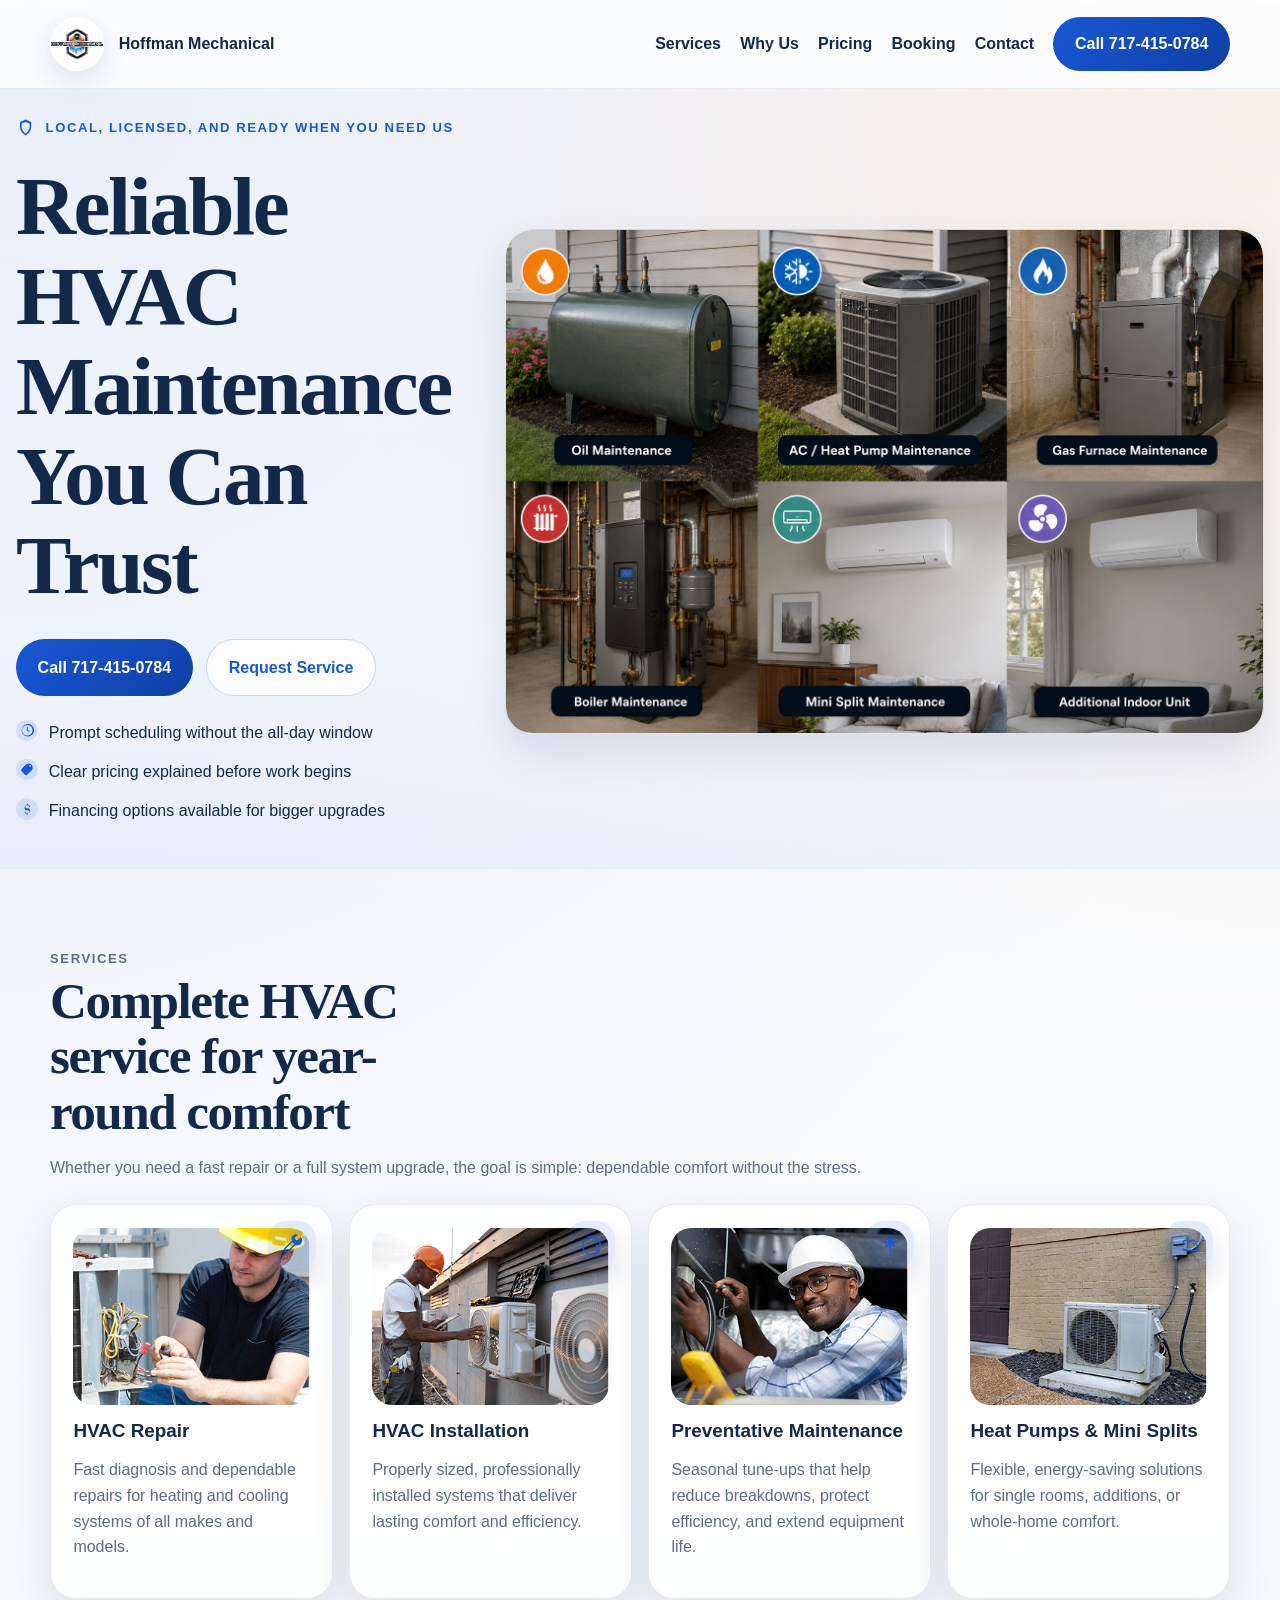
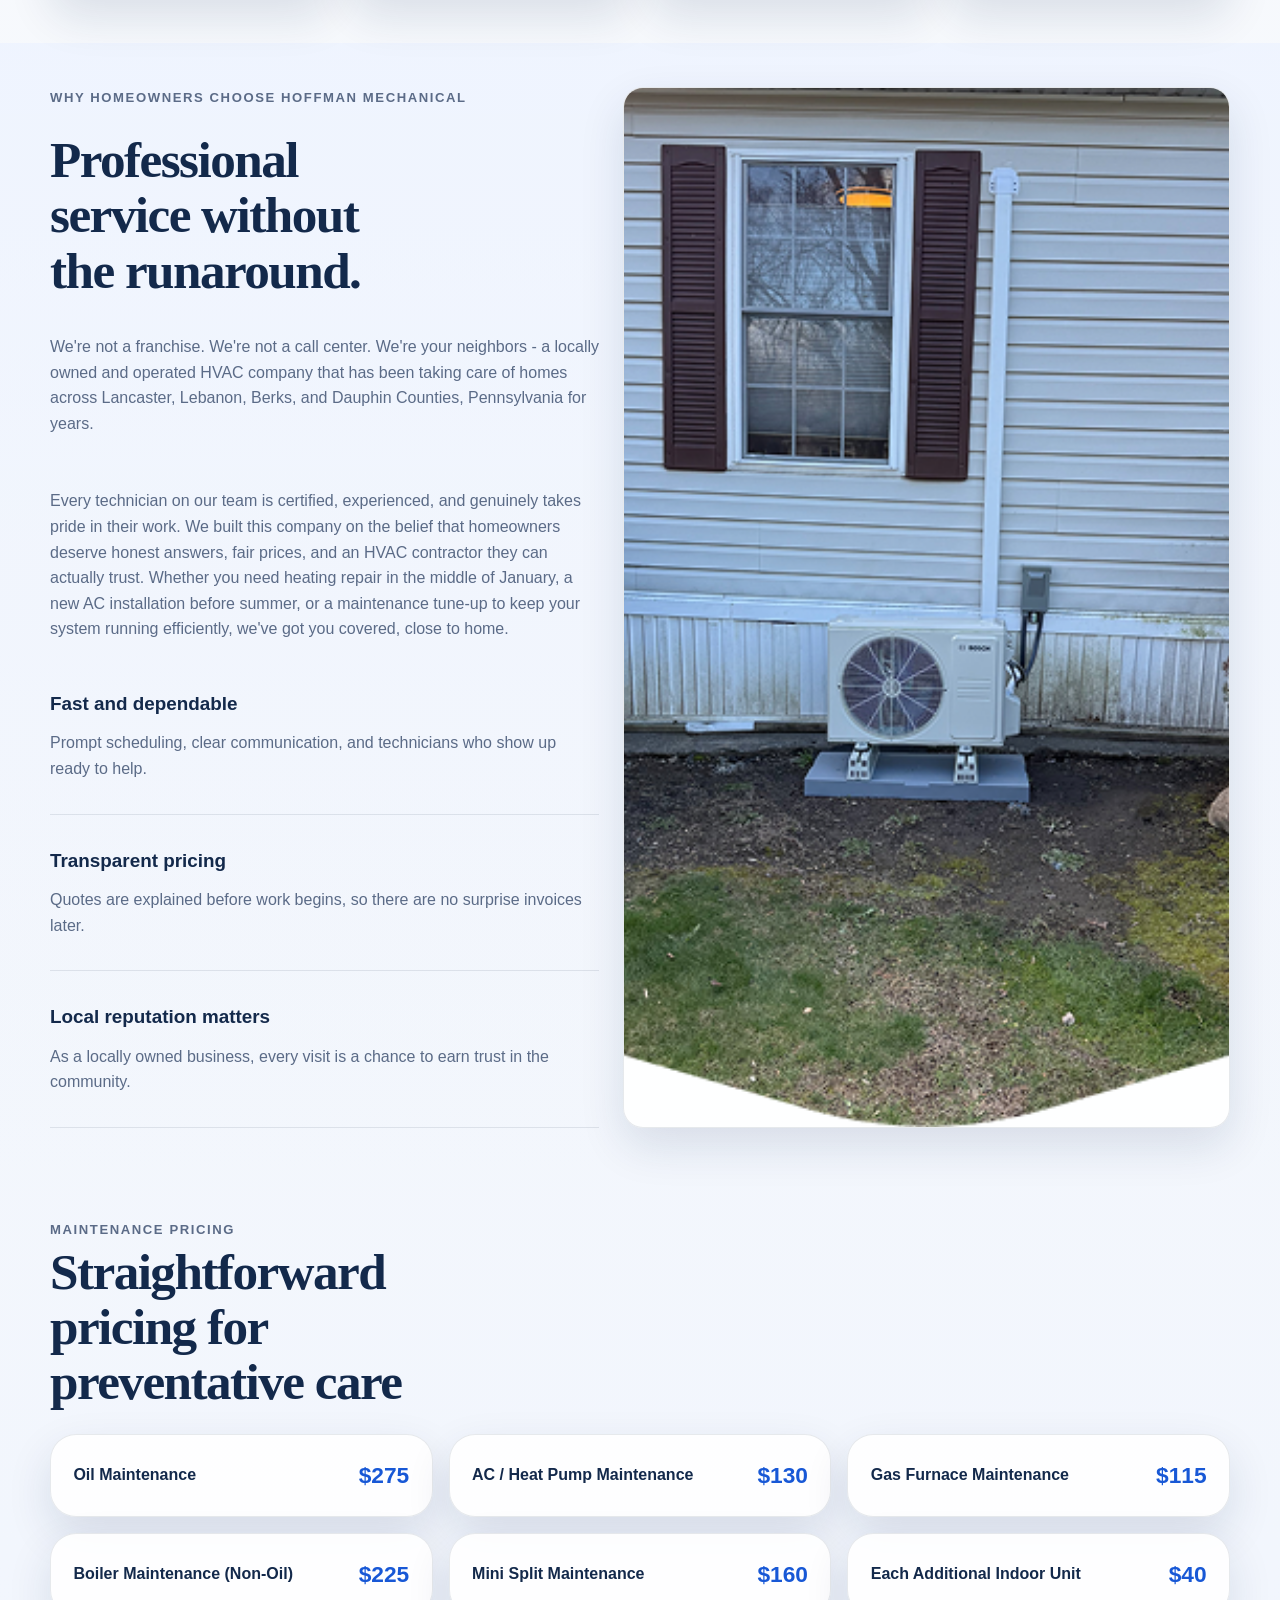
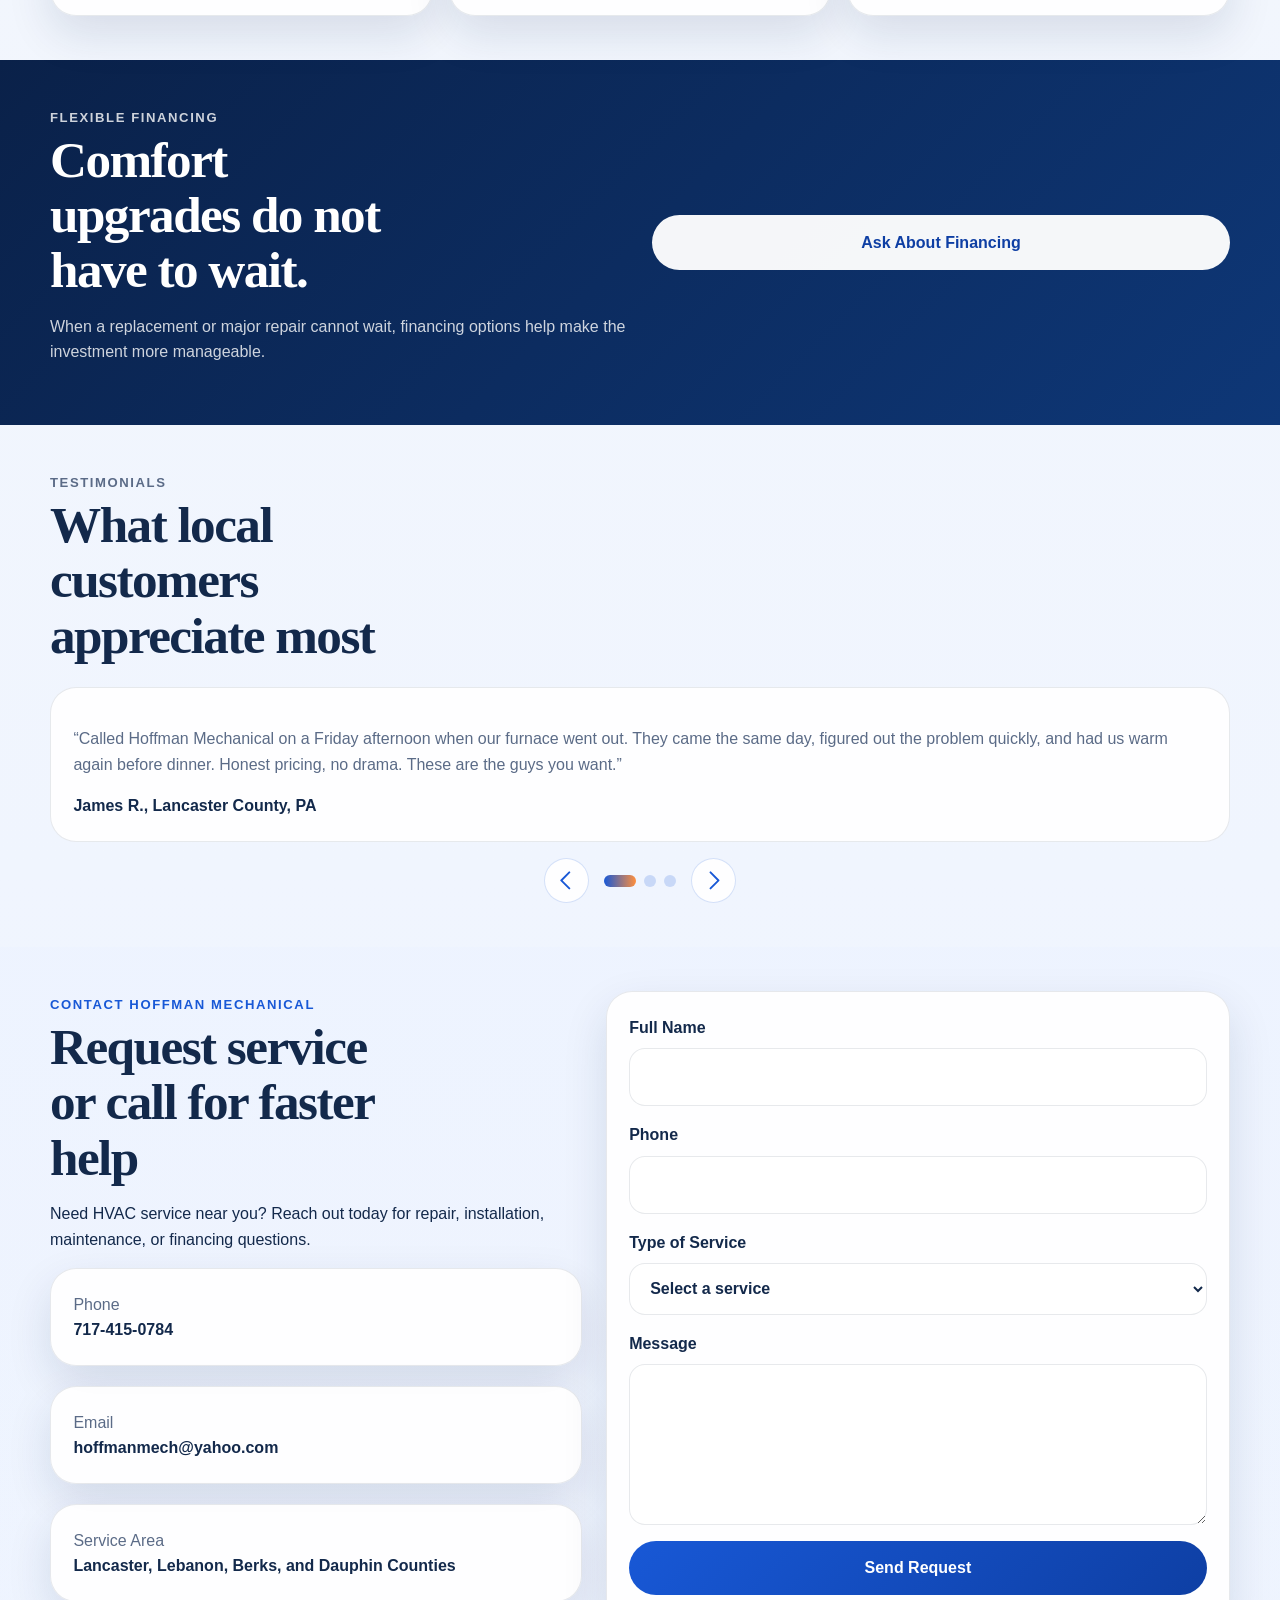
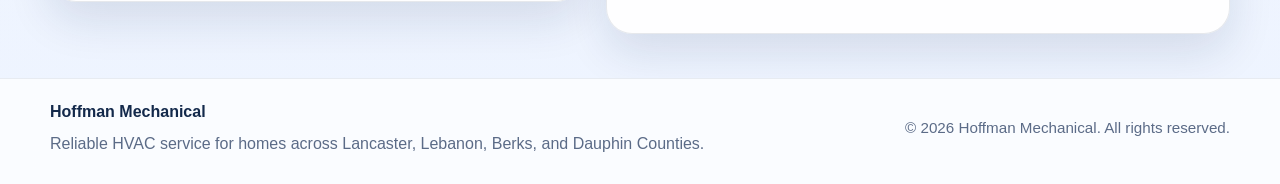
<file: index.html>
<!DOCTYPE html>
<html lang="en">
  <head>
    <meta charset="UTF-8" />
    <meta name="viewport" content="width=device-width, initial-scale=1.0" />
    <title>Hoffman Mechanical | HVAC Services in Pennsylvania</title>
    <meta
      name="description"
      content="Trusted HVAC repair, installation, maintenance, mini splits, and heat pump service for homeowners across Lancaster, Lebanon, Berks, and Dauphin Counties."
    />
    <meta
      http-equiv="Content-Security-Policy"
      content="default-src 'self'; script-src 'self' 'sha256-lipliDowNxwrwDi0/9oAneq5f1K8CwAe6dBEkaE7h2Y='; style-src 'self' 'unsafe-inline' https://fonts.googleapis.com; font-src 'self' https://fonts.gstatic.com; img-src 'self' data:; connect-src 'self' https://fonts.googleapis.com https://fonts.gstatic.com; object-src 'none'; base-uri 'self'; form-action 'self' mailto:; upgrade-insecure-requests"
    />
    <meta name="referrer" content="strict-origin-when-cross-origin" />
    <link rel="preconnect" href="https://fonts.googleapis.com" />
    <link rel="preconnect" href="https://fonts.gstatic.com" crossorigin />
    <link
      href="https://fonts.googleapis.com/css2?family=DM+Serif+Display:ital@0;1&family=Manrope:wght@400;500;600;700;800&display=swap"
      rel="stylesheet"
    />
    <link rel="stylesheet" href="styles.css" />
    <script type="application/ld+json">
      {
        "@context": "https://schema.org",
        "@type": "HVACBusiness",
        "name": "Hoffman Mechanical",
        "url": "https://hoffmanmechanical.net/",
        "telephone": "+1-717-415-0784",
        "email": "hoffmanmech@yahoo.com",
        "areaServed": [
          "Lancaster County, PA",
          "Lebanon County, PA",
          "Berks County, PA",
          "Dauphin County, PA"
        ],
        "priceRange": "$$",
        "serviceType": [
          "HVAC repair",
          "HVAC installation",
          "Preventative maintenance",
          "Heat pumps",
          "Mini splits"
        ]
      }
    </script>
  </head>
  <body>
    <div class="scroll-progress" aria-hidden="true">
      <span class="scroll-progress-bar"></span>
    </div>

    <header class="site-header">
      <div class="container nav-shell">
        <a class="brand" href="#top" aria-label="Hoffman Mechanical home">
          <img class="brand-logo" src="assets/images/logo.png" alt="Hoffman Mechanical logo" />
          <span>
            <strong>Hoffman Mechanical</strong>
          </span>
        </a>

        <nav class="site-nav" id="site-menu" aria-label="Main navigation">
          <a href="#services">Services</a>
          <a href="#why-us">Why Us</a>
          <a href="#pricing">Pricing</a>
          <a href="booking/index.html">Booking</a>
          <a href="#contact">Contact</a>
          <a class="button button-primary nav-cta" href="tel:7174150784">Call 717-415-0784</a>
        </nav>
      </div>
    </header>

    <main id="top">
      <section class="hero">
        <div class="container hero-grid maintenance-hero">
          <div class="hero-copy hero-enter">
            <p class="eyebrow">
              <span class="eyebrow-icon" aria-hidden="true">
                <svg viewBox="0 0 24 24" focusable="false">
                  <path
                    d="M12 2l7 3v6c0 5-3.5 8.74-7 11-3.5-2.26-7-6-7-11V5l7-3zm0 3.08L7 7v3.95c0 3.63 2.37 6.47 5 8.32 2.63-1.85 5-4.69 5-8.32V7l-5-1.92z"
                  />
                </svg>
              </span>
              Local, licensed, and ready when you need us
            </p>
            <h1>Reliable HVAC Maintenance You Can Trust</h1>

            <div class="hero-actions">
              <a class="button button-primary" href="tel:7174150784">Call 717-415-0784</a>
              <a class="button button-secondary" href="#contact">Request Service</a>
            </div>

            <ul class="hero-points" aria-label="Business highlights">
              <li>
                <span class="list-icon" aria-hidden="true">
                  <svg viewBox="0 0 24 24" focusable="false">
                    <path d="M12 1.75A10.25 10.25 0 112.75 12 10.26 10.26 0 0112 1.75zm0 1.5A8.75 8.75 0 1020.75 12 8.76 8.76 0 0012 3.25zm.75 3.5v4.94l3.2 1.84-.75 1.3-3.95-2.28V6.75z" />
                  </svg>
                </span>
                Prompt scheduling without the all-day window
              </li>
              <li>
                <span class="list-icon" aria-hidden="true">
                  <svg viewBox="0 0 24 24" focusable="false">
                    <path d="M11.24 2.76a2.5 2.5 0 011.52 0l6.32 2.06a2.5 2.5 0 011.66 2.38v3.48a3.25 3.25 0 01-.95 2.3l-7.5 7.5a3.25 3.25 0 01-4.6 0L2.96 15.8a3.25 3.25 0 010-4.6l7.5-7.5a3.25 3.25 0 012.3-.94h3.48a2.5 2.5 0 012.38 1.66l.17.52-6.55-2.14zm5.26 5a1.5 1.5 0 100-3 1.5 1.5 0 000 3z" />
                  </svg>
                </span>
                Clear pricing explained before work begins
              </li>
              <li>
                <span class="list-icon" aria-hidden="true">
                  <svg viewBox="0 0 24 24" focusable="false">
                    <path d="M12 2.25a.75.75 0 01.75.75v1.09a4.6 4.6 0 013.64 3.02.75.75 0 11-1.42.48 3.1 3.1 0 00-2.95-2.09H11a2.35 2.35 0 000 4.7h2a3.85 3.85 0 010 7.7h-.25V21a.75.75 0 01-1.5 0v-1.09a4.6 4.6 0 01-3.64-3.02.75.75 0 111.42-.48 3.1 3.1 0 002.95 2.09H13a2.35 2.35 0 000-4.7h-2a3.85 3.85 0 010-7.7h.25V3a.75.75 0 01.75-.75z" />
                  </svg>
                </span>
                Financing options available for bigger upgrades
              </li>
            </ul>
          </div>

          <aside class="hero-visual hero-enter">
            <div class="hero-scene" aria-label="Interactive HVAC maintenance explorer">
              <img
                class="hero-tech-image"
                src="assets/images/hero-maintenance-grid.png"
                alt="Six HVAC maintenance systems: oil tank, AC heat pump, gas furnace, boiler, mini split, and additional indoor unit"
              />

              <div class="hero-hotspots" role="tablist" aria-label="Maintenance services">
                <button class="hotspot image-hotspot" type="button" role="tab" aria-selected="false" aria-controls="hero-service-panel" id="tab-oil" data-service="oil" aria-label="Oil Maintenance" style="--tile-x: 0%; --tile-y: 0%;">
                  <span class="tile-active-label" aria-hidden="true">Oil Maintenance</span>
                </button>
                <button class="hotspot image-hotspot" type="button" role="tab" aria-selected="false" aria-controls="hero-service-panel" id="tab-ac" data-service="ac" aria-label="AC / Heat Pump Maintenance" style="--tile-x: 33.333%; --tile-y: 0%;">
                  <span class="tile-active-label" aria-hidden="true">AC / Heat Pump</span>
                </button>
                <button class="hotspot image-hotspot" type="button" role="tab" aria-selected="false" aria-controls="hero-service-panel" id="tab-gas" data-service="gas" aria-label="Gas Furnace Maintenance" style="--tile-x: 66.666%; --tile-y: 0%;">
                  <span class="tile-active-label" aria-hidden="true">Gas Furnace</span>
                </button>
                <button class="hotspot image-hotspot" type="button" role="tab" aria-selected="false" aria-controls="hero-service-panel" id="tab-boiler" data-service="boiler" aria-label="Boiler Maintenance" style="--tile-x: 0%; --tile-y: 50%;">
                  <span class="tile-active-label" aria-hidden="true">Boiler</span>
                </button>
                <button class="hotspot image-hotspot" type="button" role="tab" aria-selected="false" aria-controls="hero-service-panel" id="tab-mini" data-service="mini" aria-label="Mini Split Maintenance" style="--tile-x: 33.333%; --tile-y: 50%;">
                  <span class="tile-active-label" aria-hidden="true">Mini Split</span>
                </button>
                <button class="hotspot image-hotspot" type="button" role="tab" aria-selected="false" aria-controls="hero-service-panel" id="tab-indoor" data-service="indoor" aria-label="Additional Indoor Unit" style="--tile-x: 66.666%; --tile-y: 50%;">
                  <span class="tile-active-label" aria-hidden="true">Indoor Unit</span>
                </button>
              </div>
            </div>

            <div class="hero-mobile-tabs" aria-label="Maintenance services">
              <button class="mobile-hotspot" type="button" data-service="oil">Oil</button>
              <button class="mobile-hotspot" type="button" data-service="ac">AC / Heat Pump</button>
              <button class="mobile-hotspot" type="button" data-service="gas">Gas Furnace</button>
              <button class="mobile-hotspot" type="button" data-service="boiler">Boiler</button>
              <button class="mobile-hotspot" type="button" data-service="mini">Mini Split</button>
              <button class="mobile-hotspot" type="button" data-service="indoor">Indoor Unit</button>
            </div>

            <section class="hero-info-panel is-hidden" id="hero-service-panel" role="tabpanel" aria-labelledby="tab-oil" tabindex="-1">
              <div class="hero-info-icon" aria-hidden="true"></div>
              <div class="hero-info-copy">
                <p class="hero-info-label">Oil Maintenance</p>
                <h2 id="hero-info-title">Annual oil system care for dependable heat.</h2>
                <p id="hero-info-text">Burner cleaning, filter checks, system inspection, and performance tune-up.</p>
              </div>
            </section>
          </aside>
        </div>
      </section>

      <section class="section" id="services">
        <div class="container">
          <div class="section-heading reveal" data-reveal>
            <p class="eyebrow">Services</p>
            <h2>Complete HVAC service for year-round comfort</h2>
            <p>
              Whether you need a fast repair or a full system upgrade, the goal is
              simple: dependable comfort without the stress.
            </p>
          </div>

          <div class="service-grid">
            <a class="service-card reveal" href="booking/index.html" data-reveal aria-label="Book HVAC Repair service">
              <img src="assets/images/service-repair.png" alt="HVAC repair service" />
              <div class="service-icon" aria-hidden="true">
                <svg viewBox="0 0 24 24" focusable="false">
                  <path
                    d="M21.06 5.38a4.5 4.5 0 01-5.87 5.87l-6.8 6.8a2.75 2.75 0 11-3.89-3.89l6.8-6.8a4.5 4.5 0 015.87-5.87l-2.17 2.17a1.75 1.75 0 102.47 2.47l2.17-2.17zM5.56 15.22a1.25 1.25 0 101.77 1.77l6.53-6.53a4.47 4.47 0 01-1.77-1.77l-6.53 6.53z"
                  />
                </svg>
              </div>
              <h3>HVAC Repair</h3>
              <p>
                Fast diagnosis and dependable repairs for heating and cooling systems
                of all makes and models.
              </p>
            </a>
            <a class="service-card reveal" href="booking/index.html" data-reveal aria-label="Book HVAC Installation service">
              <img src="assets/images/service-installation.png" alt="HVAC installation service" />
              <div class="service-icon" aria-hidden="true">
                <svg viewBox="0 0 24 24" focusable="false">
                  <path
                    d="M12 2.75a9.25 9.25 0 109.25 9.25A9.26 9.26 0 0012 2.75zm0 1.5a7.72 7.72 0 015.91 2.75h-3.16v1.5h4.17a7.7 7.7 0 01.58 3H16v1.5h3.5a7.7 7.7 0 01-.58 3h-4.17V17h3.16A7.75 7.75 0 116.09 7h3.16V5.5H5.08A7.72 7.72 0 0112 4.25z"
                  />
                </svg>
              </div>
              <h3>HVAC Installation</h3>
              <p>
                Properly sized, professionally installed systems that deliver lasting
                comfort and efficiency.
              </p>
            </a>
            <a class="service-card reveal" href="booking/index.html" data-reveal aria-label="Book Preventative Maintenance service">
              <img src="assets/images/service-maintenance.png" alt="HVAC preventative maintenance service" />
              <div class="service-icon" aria-hidden="true">
                <svg viewBox="0 0 24 24" focusable="false">
                  <path
                    d="M11.25 2.5h1.5v4.25L15.94 3.56l1.06 1.06-3.19 3.19H18.5v1.5h-4.69L17 12.5l-1.06 1.06-3.19-3.19v4.69h-1.5v-4.69l-3.19 3.19L7 12.5l3.19-3.19H5.5v-1.5h4.69L7 4.62l1.06-1.06 3.19 3.19V2.5zM11.25 16h1.5v2.5h-1.5zM11.25 20h1.5v1.5h-1.5z"
                  />
                </svg>
              </div>
              <h3>Preventative Maintenance</h3>
              <p>
                Seasonal tune-ups that help reduce breakdowns, protect efficiency,
                and extend equipment life.
              </p>
            </a>
            <a class="service-card reveal" href="booking/index.html" data-reveal aria-label="Book Heat Pumps and Mini Splits service">
              <img src="assets/images/service-minisplit.png" alt="Heat pump and mini split service" />
              <div class="service-icon" aria-hidden="true">
                <svg viewBox="0 0 24 24" focusable="false">
                  <path
                    d="M5.25 9.5c0-1.8 1.45-3.25 3.25-3.25 1.25 0 2.33.69 2.88 1.72A3.76 3.76 0 0115 6.25c2.07 0 3.75 1.68 3.75 3.75 0 .41-.07.8-.19 1.17A3.25 3.25 0 0119 17.5H8.25a3.25 3.25 0 01-.63-6.44A3.4 3.4 0 015.25 9.5zm3.81 6.5H19a1.75 1.75 0 00.19-3.49l-1.2-.13.36-1.15c.1-.31.15-.64.15-.98A2.25 2.25 0 0015 8a2.23 2.23 0 00-1.94 1.1l-.54.96-.74-.82A1.96 1.96 0 008.5 7.75 1.75 1.75 0 006.75 9.5c0 .37.12.74.34 1.04l.71.98-1.21.02a1.75 1.75 0 00.16 3.5h2.31z"
                  />
                </svg>
              </div>
              <h3>Heat Pumps &amp; Mini Splits</h3>
              <p>
                Flexible, energy-saving solutions for single rooms, additions, or
                whole-home comfort.
              </p>
            </a>
          </div>
        </div>
      </section>

      <section class="section section-accent" id="why-us">
        <div class="container split-layout">
          <div class="split-copy reveal" data-reveal>
            <p class="eyebrow">Why homeowners choose Hoffman Mechanical</p>
            <h2>Professional service without the runaround.</h2>
            <p>
              We're not a franchise. We're not a call center. We're your neighbors -
              a locally owned and operated HVAC company that has been taking care of
              homes across Lancaster, Lebanon, Berks, and Dauphin Counties,
              Pennsylvania for years.
            </p>
            <p>
              Every technician on our team is certified, experienced, and genuinely
              takes pride in their work. We built this company on the belief that
              homeowners deserve honest answers, fair prices, and an HVAC contractor
              they can actually trust. Whether you need heating repair in the middle
              of January, a new AC installation before summer, or a maintenance
              tune-up to keep your system running efficiently, we've got you covered,
              close to home.
            </p>

            <div class="feature-list">
              <article>
                <h3>Fast and dependable</h3>
                <p>Prompt scheduling, clear communication, and technicians who show up ready to help.</p>
              </article>
              <article>
                <h3>Transparent pricing</h3>
                <p>Quotes are explained before work begins, so there are no surprise invoices later.</p>
              </article>
              <article>
                <h3>Local reputation matters</h3>
                <p>As a locally owned business, every visit is a chance to earn trust in the community.</p>
              </article>
            </div>
          </div>

          <div class="feature-image reveal" data-reveal>
            <img src="assets/images/why-us.png" alt="Hoffman Mechanical service work" />
          </div>
        </div>
      </section>

      <section class="section" id="pricing">
        <div class="container">
          <div class="section-heading reveal" data-reveal>
            <p class="eyebrow">Maintenance pricing</p>
            <h2>Straightforward pricing for preventative care</h2>
          </div>

          <div class="pricing-grid">
            <article class="price-card reveal" data-reveal>
              <span>Oil Maintenance</span>
              <strong>$275</strong>
            </article>
            <article class="price-card reveal" data-reveal>
              <span>AC / Heat Pump Maintenance</span>
              <strong>$130</strong>
            </article>
            <article class="price-card reveal" data-reveal>
              <span>Gas Furnace Maintenance</span>
              <strong>$115</strong>
            </article>
            <article class="price-card reveal" data-reveal>
              <span>Boiler Maintenance (Non-Oil)</span>
              <strong>$225</strong>
            </article>
            <article class="price-card reveal" data-reveal>
              <span>Mini Split Maintenance</span>
              <strong>$160</strong>
            </article>
            <article class="price-card reveal" data-reveal>
              <span>Each Additional Indoor Unit</span>
              <strong>$40</strong>
            </article>
          </div>
        </div>
      </section>

      <section class="section section-dark">
        <div class="container finance-grid reveal" data-reveal>
          <div>
            <p class="eyebrow">Flexible financing</p>
            <h2>Comfort upgrades do not have to wait.</h2>
            <p>
              When a replacement or major repair cannot wait, financing options help
              make the investment more manageable.
            </p>
          </div>
          <a class="button button-light" href="#contact">Ask About Financing</a>
        </div>
      </section>

      <section class="section">
        <div class="container">
          <div class="section-heading reveal" data-reveal>
            <p class="eyebrow">Testimonials</p>
            <h2>What local customers appreciate most</h2>
          </div>

          <div class="testimonial-carousel reveal" data-reveal>
            <div class="testimonial-track" data-testimonial-track>
              <blockquote class="testimonial is-active">
                <p>
                  &ldquo;Called Hoffman Mechanical on a Friday afternoon when our furnace went out.
                  They came the same day, figured out the problem quickly, and had us warm again
                  before dinner. Honest pricing, no drama. These are the guys you want.&rdquo;
                </p>
                <footer>James R., Lancaster County, PA</footer>
              </blockquote>
              <blockquote class="testimonial">
                <p>
                  &ldquo;I&rsquo;ve had other HVAC companies come out and try to sell me a whole new
                  system when all I needed was a repair. Hoffman Mechanical told me the truth,
                  fixed it for a fair price, and I&rsquo;ve been using them ever since. Refreshingly honest.&rdquo;
                </p>
                <footer>Linda K., Lebanon County, PA</footer>
              </blockquote>
              <blockquote class="testimonial">
                <p>
                  &ldquo;Had a mini split installed by their team last spring. Clean work, on time,
                  and they walked me through the whole system before they left. Exactly the kind of
                  company you want working in your home.&rdquo;
                </p>
                <footer>Tom S., Berks County, PA</footer>
              </blockquote>
            </div>
            <div class="testimonial-controls" aria-label="Testimonial controls">
              <button class="testimonial-arrow" type="button" data-testimonial-prev aria-label="Previous testimonial">
                <svg viewBox="0 0 24 24" focusable="false">
                  <path d="M14.78 5.22a.75.75 0 010 1.06L9.06 12l5.72 5.72a.75.75 0 11-1.06 1.06l-6.25-6.25a.75.75 0 010-1.06l6.25-6.25a.75.75 0 011.06 0z" />
                </svg>
              </button>
              <div class="testimonial-dots" role="tablist" aria-label="Testimonial slides">
                <button class="testimonial-dot is-active" type="button" aria-label="Show testimonial 1" data-testimonial-dot="0"></button>
                <button class="testimonial-dot" type="button" aria-label="Show testimonial 2" data-testimonial-dot="1"></button>
                <button class="testimonial-dot" type="button" aria-label="Show testimonial 3" data-testimonial-dot="2"></button>
              </div>
              <button class="testimonial-arrow" type="button" data-testimonial-next aria-label="Next testimonial">
                <svg viewBox="0 0 24 24" focusable="false">
                  <path d="M9.22 18.78a.75.75 0 010-1.06L14.94 12 9.22 6.28a.75.75 0 111.06-1.06l6.25 6.25a.75.75 0 010 1.06l-6.25 6.25a.75.75 0 01-1.06 0z" />
                </svg>
              </button>
            </div>
          </div>
        </div>
      </section>

      <section class="section section-accent" id="contact">
        <div class="container contact-grid">
          <div class="reveal" data-reveal>
            <p class="eyebrow">Contact Hoffman Mechanical</p>
            <h2>Request service or call for faster help</h2>
            <p>
              Need HVAC service near you? Reach out today for repair, installation,
              maintenance, or financing questions.
            </p>

            <div class="contact-cards">
              <a class="contact-card" href="tel:7174150784">
                <span>Phone</span>
                <strong>717-415-0784</strong>
              </a>
              <a class="contact-card" href="mailto:hoffmanmech@yahoo.com">
                <span>Email</span>
                <strong>hoffmanmech@yahoo.com</strong>
              </a>
              <div class="contact-card">
                <span>Service Area</span>
                <strong>Lancaster, Lebanon, Berks, and Dauphin Counties</strong>
              </div>
            </div>
          </div>

          <form class="contact-form reveal" id="service-form" data-reveal>
            <label>
              Full Name
              <input type="text" name="name" required />
            </label>
            <label>
              Phone
              <input type="tel" name="phone" required />
            </label>
            <label>
              Type of Service
              <select name="service" required>
                <option value="">Select a service</option>
                <option>HVAC Repair</option>
                <option>HVAC Installation</option>
                <option>Preventative Maintenance</option>
                <option>Heat Pumps / Mini Splits</option>
                <option>Financing Question</option>
                <option>Other</option>
              </select>
            </label>
            <label>
              Message
              <textarea
                name="message"
                rows="5"
                required
              ></textarea>
            </label>
            <button class="button button-primary button-full" type="submit">Send Request</button>
            <p class="form-note" id="form-status"></p>
          </form>
        </div>
      </section>
    </main>

    <footer class="site-footer">
      <div class="container footer-shell">
        <strong>Hoffman Mechanical</strong>
        <p>Reliable HVAC service for homes across Lancaster, Lebanon, Berks, and Dauphin Counties.</p>
        <p class="footer-copy">&copy; <span id="year"></span> Hoffman Mechanical. All rights reserved.</p>
      </div>
    </footer>

    <script src="script.js"></script>
  </body>
</html>
</file>
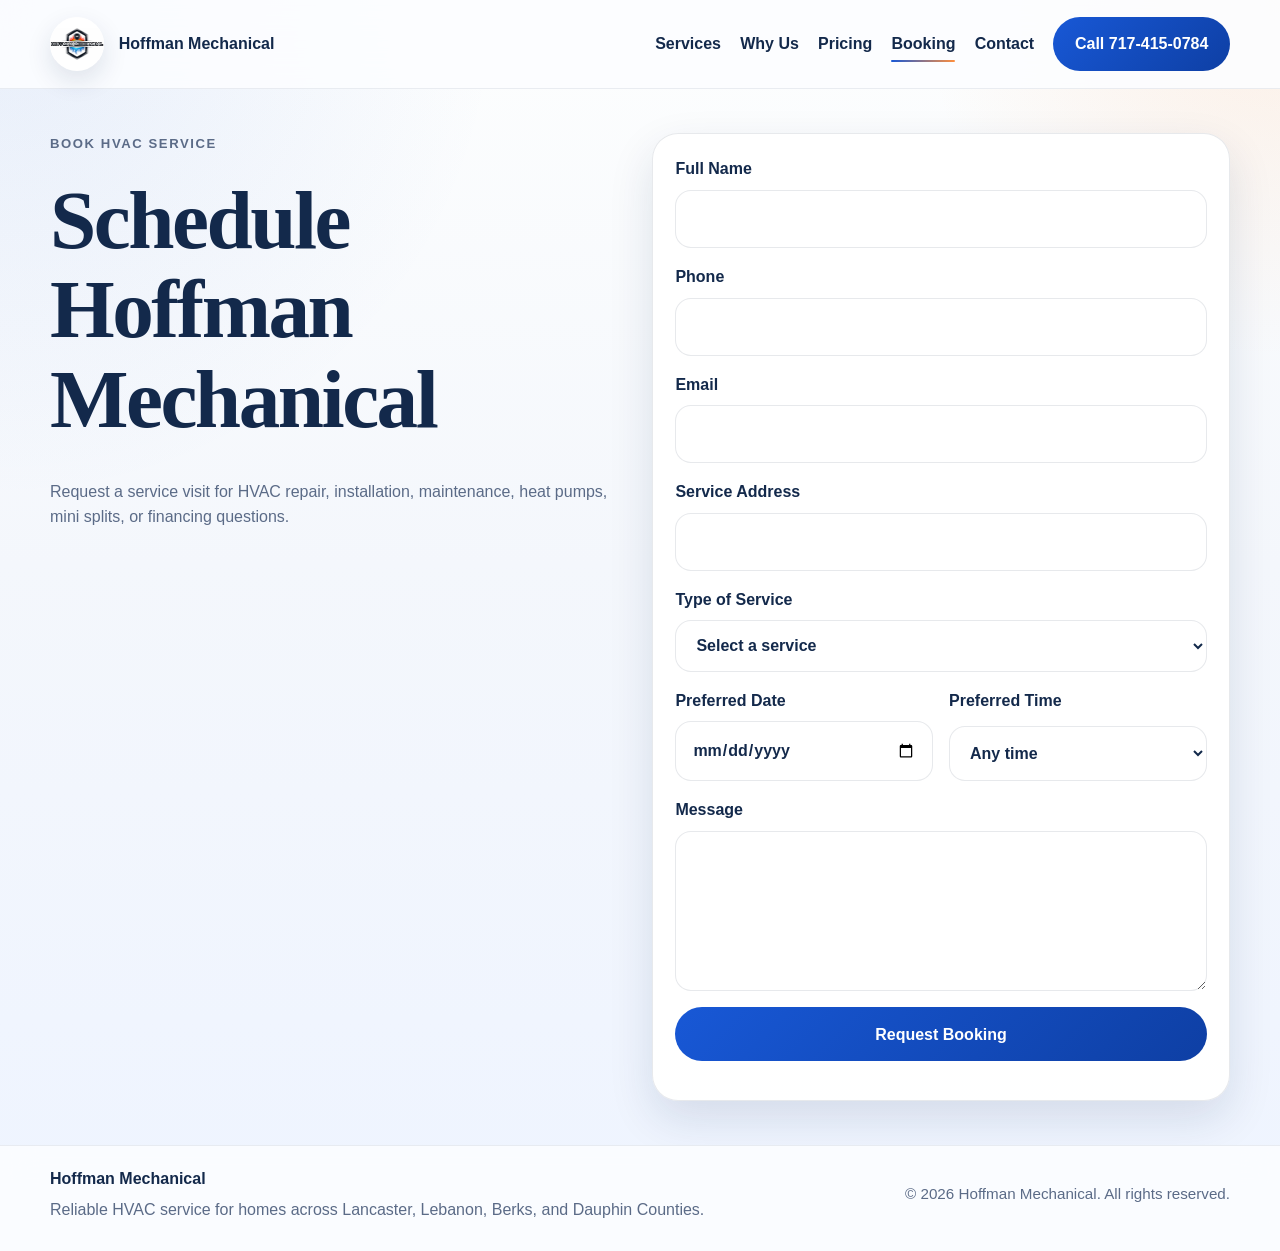
<file: booking/index.html>
<!DOCTYPE html>
<html lang="en">
  <head>
    <meta charset="UTF-8" />
    <meta name="viewport" content="width=device-width, initial-scale=1.0" />
    <title>Book HVAC Service | Hoffman Mechanical</title>
    <meta
      name="description"
      content="Book HVAC service with Hoffman Mechanical for repair, installation, preventative maintenance, heat pumps, and mini splits."
    />
    <meta
      http-equiv="Content-Security-Policy"
      content="default-src 'self'; script-src 'self'; style-src 'self' 'unsafe-inline' https://fonts.googleapis.com; font-src 'self' https://fonts.gstatic.com; img-src 'self' data:; connect-src 'self' https://fonts.googleapis.com https://fonts.gstatic.com; object-src 'none'; base-uri 'self'; form-action 'self' mailto:; upgrade-insecure-requests"
    />
    <meta name="referrer" content="strict-origin-when-cross-origin" />
    <link rel="preconnect" href="https://fonts.googleapis.com" />
    <link rel="preconnect" href="https://fonts.gstatic.com" crossorigin />
    <link
      href="https://fonts.googleapis.com/css2?family=DM+Serif+Display:ital@0;1&family=Manrope:wght@400;500;600;700;800&display=swap"
      rel="stylesheet"
    />
    <link rel="stylesheet" href="../styles.css" />
  </head>
  <body>
    <header class="site-header">
      <div class="container nav-shell">
        <a class="brand" href="../index.html" aria-label="Hoffman Mechanical home">
          <img class="brand-logo" src="../assets/images/logo.png" alt="Hoffman Mechanical logo" />
          <span>
            <strong>Hoffman Mechanical</strong>
          </span>
        </a>

        <nav class="site-nav" id="site-menu" aria-label="Main navigation">
          <a href="../index.html#services">Services</a>
          <a href="../index.html#why-us">Why Us</a>
          <a href="../index.html#pricing">Pricing</a>
          <a class="is-active" href="index.html">Booking</a>
          <a href="../index.html#contact">Contact</a>
          <a class="button button-primary nav-cta" href="tel:7174150784">Call 717-415-0784</a>
        </nav>
      </div>
    </header>

    <main id="top">
      <section class="section booking-hero">
        <div class="container booking-grid">
          <div class="booking-copy reveal" data-reveal>
            <p class="eyebrow">Book HVAC service</p>
            <h1>Schedule Hoffman Mechanical</h1>
            <p>
              Request a service visit for HVAC repair, installation, maintenance,
              heat pumps, mini splits, or financing questions.
            </p>
          </div>

          <form class="contact-form booking-form reveal" id="service-form" data-reveal>
            <label>
              Full Name
              <input type="text" name="name" required />
            </label>
            <label>
              Phone
              <input type="tel" name="phone" required />
            </label>
            <label>
              Email
              <input type="email" name="email" />
            </label>
            <label>
              Service Address
              <input type="text" name="address" required />
            </label>
            <label>
              Type of Service
              <select name="service" required>
                <option value="">Select a service</option>
                <option>HVAC Repair</option>
                <option>HVAC Installation</option>
                <option>Preventative Maintenance</option>
                <option>Heat Pumps / Mini Splits</option>
                <option>Financing Question</option>
                <option>Other</option>
              </select>
            </label>
            <div class="form-row">
              <label>
                Preferred Date
                <input type="date" name="preferred_date" />
              </label>
              <label>
                Preferred Time
                <select name="preferred_time">
                  <option value="">Any time</option>
                  <option>Morning</option>
                  <option>Afternoon</option>
                  <option>Evening</option>
                </select>
              </label>
            </div>
            <label>
              Message
              <textarea
                name="message"
                rows="5"
                required
              ></textarea>
            </label>
            <button class="button button-primary button-full" type="submit">Request Booking</button>
            <p class="form-note" id="form-status"></p>
          </form>
        </div>
      </section>
    </main>

    <footer class="site-footer">
      <div class="container footer-shell">
        <strong>Hoffman Mechanical</strong>
        <p>Reliable HVAC service for homes across Lancaster, Lebanon, Berks, and Dauphin Counties.</p>
        <p class="footer-copy">&copy; <span id="year"></span> Hoffman Mechanical. All rights reserved.</p>
      </div>
    </footer>

    <script src="../script.js"></script>
  </body>
</html>
</file>
<file: styles.css>
:root {
  --bg: #f4f7fc;
  --bg-alt: #edf3ff;
  --surface: rgba(255, 255, 255, 0.9);
  --surface-strong: #ffffff;
  --text: #13294b;
  --muted: #5b6b87;
  --line: rgba(19, 41, 75, 0.1);
  --primary: #1858d6;
  --primary-dark: #0e3fa4;
  --primary-soft: rgba(24, 88, 214, 0.12);
  --navy: #0c2451;
  --accent: #ff8f3d;
  --accent-soft: rgba(255, 143, 61, 0.16);
  --success: #44b86c;
  --success-soft: rgba(68, 184, 108, 0.16);
  --shadow: 0 18px 45px rgba(17, 42, 83, 0.12);
  --shadow-strong: 0 28px 60px rgba(17, 42, 83, 0.18);
  --radius: 26px;
  --radius-sm: 18px;
  --container: 1180px;
  --header-height: 88px;
}

*,
*::before,
*::after {
  box-sizing: border-box;
}

html {
  scroll-behavior: smooth;
}

body {
  margin: 0;
  font-family: "Manrope", sans-serif;
  color: var(--text);
  background:
    radial-gradient(circle at top left, rgba(24, 88, 214, 0.09), transparent 28%),
    radial-gradient(circle at top right, rgba(255, 143, 61, 0.12), transparent 20%),
    linear-gradient(180deg, #fdfefe 0%, var(--bg) 45%, #eef4ff 100%);
  line-height: 1.6;
  overflow-x: hidden;
}

body.menu-open {
  overflow: hidden;
}

a {
  color: inherit;
  text-decoration: none;
}

img {
  max-width: 100%;
}

button,
input,
select,
textarea {
  font: inherit;
}

.container {
  width: min(calc(100% - 2rem), var(--container));
  margin: 0 auto;
}

.scroll-progress {
  position: fixed;
  inset: 0 0 auto;
  z-index: 60;
  height: 4px;
  background: rgba(255, 255, 255, 0.45);
  backdrop-filter: blur(10px);
}

.scroll-progress-bar {
  display: block;
  width: 0;
  height: 100%;
  background: linear-gradient(90deg, var(--accent), var(--primary));
  transform-origin: left center;
  transition: width 120ms linear;
}

.site-header {
  position: sticky;
  top: 0;
  z-index: 50;
  backdrop-filter: blur(18px);
  background: rgba(252, 253, 255, 0.88);
  border-bottom: 1px solid rgba(19, 41, 75, 0.08);
}

.nav-shell {
  display: flex;
  align-items: center;
  justify-content: space-between;
  gap: 1rem;
  min-height: var(--header-height);
}

.brand {
  display: inline-flex;
  align-items: center;
  gap: 0.9rem;
  min-width: 0;
}

.brand-logo {
  width: 3.4rem;
  height: 3.4rem;
  object-fit: contain;
  border-radius: 999px;
  background: #fff;
  box-shadow: 0 10px 26px rgba(17, 42, 83, 0.12);
}

.brand strong,
.site-footer strong {
  display: block;
  font-size: 1rem;
}

.brand small {
  color: var(--primary);
  font-size: 0.84rem;
  font-weight: 600;
}

.site-nav {
  position: static;
  display: flex;
  flex-direction: row;
  flex-wrap: wrap;
  align-items: center;
  justify-content: flex-end;
  gap: 0.75rem;
  padding: 0;
  border-radius: 0;
  background: transparent;
  box-shadow: none;
}

.site-nav.is-open {
  display: flex;
}

.site-nav a {
  position: relative;
  font-weight: 700;
  color: var(--text);
}

.site-nav a:not(.button)::after {
  content: "";
  position: absolute;
  left: 0;
  bottom: -0.35rem;
  width: 100%;
  height: 2px;
  border-radius: 999px;
  background: linear-gradient(90deg, var(--primary), var(--accent));
  transform: scaleX(0);
  transform-origin: left center;
  transition: transform 180ms ease;
}

.site-nav a:hover::after,
.site-nav a:focus-visible::after,
.site-nav a.is-active::after {
  transform: scaleX(1);
}

.button {
  position: relative;
  display: inline-flex;
  align-items: center;
  justify-content: center;
  min-height: 3.15rem;
  padding: 0.9rem 1.35rem;
  border: 0;
  border-radius: 999px;
  font-weight: 800;
  overflow: hidden;
  transition:
    transform 180ms ease,
    background-color 180ms ease,
    color 180ms ease,
    box-shadow 180ms ease,
    border-color 180ms ease;
}

.button::before {
  content: "";
  position: absolute;
  inset: 0;
  background: radial-gradient(circle at center, rgba(255, 255, 255, 0.3), transparent 56%);
  opacity: 0;
  transition: opacity 180ms ease;
}

.button:hover,
.button:focus-visible {
  transform: translateY(-2px);
  box-shadow: 0 18px 34px rgba(24, 88, 214, 0.18);
}

.button:hover::before,
.button:focus-visible::before {
  opacity: 1;
}

.button-primary {
  background: linear-gradient(135deg, var(--primary), var(--primary-dark));
  color: #fff;
}

.button-primary,
.button-primary:hover,
.button-primary:focus-visible,
.button-primary:active {
  color: #fff;
}

.site-nav .button-primary,
.site-nav .button-primary:hover,
.site-nav .button-primary:focus-visible,
.site-nav .button-primary:active {
  color: #fff;
}

.button-secondary {
  background: rgba(255, 255, 255, 0.84);
  color: var(--primary);
  border: 1px solid rgba(24, 88, 214, 0.24);
  box-shadow: inset 0 0 0 1px rgba(255, 255, 255, 0.65);
}

.button-light {
  background: rgba(255, 255, 255, 0.96);
  color: var(--primary-dark);
}

.button-full {
  width: 100%;
  cursor: pointer;
}

.button-ripple {
  position: absolute;
  border-radius: 999px;
  transform: translate(-50%, -50%);
  background: rgba(255, 255, 255, 0.35);
  animation: ripple 650ms ease-out forwards;
  pointer-events: none;
}

.hero {
  position: relative;
  padding: 1.35rem 0 2rem;
}

.hero::before {
  content: "";
  position: absolute;
  inset: auto 0 4% 0;
  height: 28%;
  background: linear-gradient(180deg, transparent, rgba(24, 88, 214, 0.05));
  pointer-events: none;
}

.hero-grid,
.split-layout,
.contact-grid,
.finance-grid,
.cta-panel,
.footer-shell {
  display: grid;
  gap: 1.5rem;
}

.hero-copy,
.hero-visual,
.split-copy,
.cta-copy {
  display: grid;
  gap: 1.25rem;
  align-content: start;
}

.hero-enter {
  opacity: 0;
  transform: translateY(28px);
  animation: heroReveal 700ms cubic-bezier(0.21, 1, 0.32, 1) forwards;
}

.hero-visual.hero-enter {
  animation-delay: 120ms;
}

.eyebrow {
  display: inline-flex;
  align-items: center;
  gap: 0.65rem;
  margin: 0 0 0.25rem;
  font-size: 0.82rem;
  letter-spacing: 0.12em;
  text-transform: uppercase;
  color: var(--primary);
  font-weight: 800;
}

.eyebrow-icon,
.list-icon,
.service-icon,
.trust-badge-icon,
.trust-strip-icon,
.hero-info-icon {
  display: inline-flex;
  align-items: center;
  justify-content: center;
}

.eyebrow-icon {
  width: 1.2rem;
  height: 1.2rem;
}

.eyebrow-icon svg,
.list-icon svg,
.service-icon svg,
.trust-badge-icon svg,
.trust-strip-icon svg,
.hero-info-icon svg,
.testimonial-arrow svg {
  width: 100%;
  height: 100%;
  fill: currentColor;
}

h1,
h2,
h3 {
  margin: 0;
  line-height: 1.08;
}

h1,
h2 {
  font-family: "DM Serif Display", serif;
  letter-spacing: -0.03em;
}

h1 {
  font-size: clamp(2.5rem, 8vw, 5.2rem);
  max-width: 9ch;
}

h2 {
  font-size: clamp(2rem, 6vw, 3.2rem);
  max-width: 14ch;
}

h3 {
  font-size: 1.18rem;
}

.hero-text,
.section-heading p,
.split-layout p,
.cta-panel p,
.finance-grid p,
.site-footer p,
.service-card p,
.testimonial p,
.feature-list p,
.form-note {
  color: var(--muted);
}

.hero-actions,
.cta-actions {
  display: flex;
  flex-wrap: wrap;
  gap: 0.85rem;
}

.hero-actions {
  margin: 0.5rem 0 0.25rem;
}

.hero-points {
  margin: 0 0 1.4rem;
  padding: 0;
  list-style: none;
  display: grid;
  gap: 0.85rem;
}

.hero-points li {
  display: flex;
  align-items: flex-start;
  gap: 0.7rem;
}

.list-icon {
  width: 1.35rem;
  height: 1.35rem;
  flex: 0 0 auto;
  color: var(--primary);
  background: var(--primary-soft);
  border-radius: 999px;
  padding: 0.22rem;
}

.maintenance-hero {
  align-items: center;
  width: min(calc(100% - 2rem), 1320px);
}

.maintenance-hero .hero-copy {
  max-width: 31rem;
}

.hero-full-image-wrap {
  width: min(100%, 1536px);
  margin: 0 auto;
}

.hero-full-image {
  display: block;
  width: 100%;
  height: auto;
}

.hero-scene,
.service-card,
.price-card,
.testimonial,
.contact-card,
.contact-form,
.cta-panel,
.feature-image img,
.trust-strip-card {
  border: 1px solid var(--line);
  border-radius: var(--radius);
  background: var(--surface);
  box-shadow: var(--shadow);
}

.hero-scene {
  position: relative;
  overflow: hidden;
  aspect-ratio: 3 / 2;
  min-height: 0;
  padding: 0;
  isolation: isolate;
  background:
    linear-gradient(180deg, rgba(255, 255, 255, 0.84), rgba(255, 255, 255, 0.18)),
    radial-gradient(circle at 16% 14%, rgba(255, 255, 255, 0.92), transparent 28%),
    linear-gradient(135deg, rgba(24, 88, 214, 0.08), rgba(255, 143, 61, 0.08));
}

.hero-backdrop {
  position: absolute;
  inset: 0;
  background:
    linear-gradient(90deg, rgba(255, 255, 255, 0.98) 0%, rgba(255, 255, 255, 0.7) 36%, rgba(255, 255, 255, 0) 58%),
    radial-gradient(circle at 18% 40%, rgba(24, 88, 214, 0.12), transparent 18%),
    radial-gradient(circle at 88% 14%, rgba(255, 143, 61, 0.18), transparent 16%);
  z-index: 0;
}

.hero-tech-image {
  position: relative;
  z-index: 1;
  width: 100%;
  height: 100%;
  object-fit: cover;
  object-position: center;
  border-radius: var(--radius);
}

.hero-connectors {
  position: absolute;
  inset: 0;
  z-index: 2;
  width: 100%;
  height: 100%;
  pointer-events: none;
}

.connector-path {
  fill: none;
  stroke: rgba(255, 255, 255, 0.85);
  stroke-width: 3;
  stroke-dasharray: 7 9;
  opacity: 0.45;
  transition: opacity 240ms ease, stroke 240ms ease, stroke-width 240ms ease;
}

.connector-path.active {
  stroke: var(--primary);
  stroke-width: 4;
  opacity: 0.88;
}

.hero-hotspots {
  position: absolute;
  inset: 0;
  z-index: 3;
}

.hotspot {
  position: absolute;
  left: var(--hotspot-x);
  top: var(--hotspot-y);
  transform: translate(-50%, -50%);
  display: inline-flex;
  align-items: center;
  justify-content: center;
  border: 0;
  background: transparent;
  cursor: pointer;
  padding: 0;
  color: var(--text);
}

.hotspot-pin {
  position: absolute;
  width: 1.05rem;
  height: 1.05rem;
  border-radius: 999px;
  background: #fff;
  border: 4px solid var(--primary);
  box-shadow: 0 0 0 10px rgba(24, 88, 214, 0.12);
  animation: hotspotFloat 2.7s ease-in-out infinite;
}

.hotspot-pill {
  position: relative;
  display: inline-flex;
  align-items: center;
  gap: 0.55rem;
  padding: 0.85rem 1.2rem;
  border-radius: 999px;
  background: rgba(255, 255, 255, 0.96);
  border: 1px solid rgba(255, 255, 255, 0.88);
  box-shadow: 0 18px 30px rgba(17, 42, 83, 0.16);
  transform: translateY(-2.65rem);
  transition:
    transform 220ms ease,
    box-shadow 220ms ease,
    background-color 220ms ease,
    color 220ms ease;
}

.hotspot:hover .hotspot-pill,
.hotspot:focus-visible .hotspot-pill,
.hotspot.is-active .hotspot-pill {
  transform: translateY(-2.9rem) scale(1.02);
  box-shadow: 0 24px 38px rgba(17, 42, 83, 0.2);
}

.hotspot.is-active .hotspot-pin {
  background: var(--primary);
  box-shadow: 0 0 0 14px rgba(24, 88, 214, 0.16);
}

.hotspot.is-active .hotspot-pill {
  color: #fff;
  background: linear-gradient(135deg, var(--primary), var(--primary-dark));
}

.hotspot[data-service="oil"].is-active .hotspot-pill,
.mobile-hotspot[data-service="oil"].is-active {
  background: linear-gradient(135deg, #ff9a49, #f3732f);
}

.hotspot[data-service="gas"].is-active .hotspot-pill,
.mobile-hotspot[data-service="gas"].is-active {
  background: linear-gradient(135deg, #ff8f3d, #d85d1f);
}

.hotspot[data-service="boiler"].is-active .hotspot-pill,
.mobile-hotspot[data-service="boiler"].is-active {
  background: linear-gradient(135deg, #2f78dd, #174fa8);
}

.hotspot[data-service="mini"].is-active .hotspot-pill,
.hotspot[data-service="indoor"].is-active .hotspot-pill,
.mobile-hotspot[data-service="mini"].is-active,
.mobile-hotspot[data-service="indoor"].is-active {
  background: linear-gradient(135deg, #54c978, #2fa75f);
}

.hotspot-icon {
  min-width: 2.15rem;
  min-height: 2.15rem;
  padding: 0.25rem;
  display: inline-flex;
  align-items: center;
  justify-content: center;
  border-radius: 999px;
  background: rgba(255, 255, 255, 0.18);
  font-size: 0.72rem;
  font-weight: 900;
  letter-spacing: 0;
}

.hotspot-icon svg {
  width: 100%;
  height: 100%;
  fill: currentColor;
}

.image-hotspot {
  left: var(--tile-x);
  top: var(--tile-y);
  width: 33.334%;
  height: 50%;
  transform: none;
  border: 2px solid transparent;
  border-radius: 18px;
}

.image-hotspot:hover,
.image-hotspot:focus-visible,
.image-hotspot.is-active {
  border-color: rgba(255, 255, 255, 0.94);
  box-shadow:
    inset 0 0 0 4px rgba(24, 88, 214, 0.82),
    0 18px 32px rgba(10, 31, 73, 0.16);
}

.tile-active-label {
  position: absolute;
  right: 1rem;
  top: 1rem;
  opacity: 0;
  transform: translateY(-0.25rem);
  transition: opacity 180ms ease, transform 180ms ease;
  border-radius: 999px;
  background: rgba(255, 255, 255, 0.94);
  color: var(--primary-dark);
  padding: 0.45rem 0.75rem;
  font-size: 0.78rem;
  font-weight: 900;
  box-shadow: 0 12px 24px rgba(10, 31, 73, 0.18);
}

.image-hotspot.is-active .tile-active-label {
  opacity: 1;
  transform: translateY(0);
}

.hero-mobile-tabs {
  display: none;
}

.mobile-hotspot {
  border: 1px solid rgba(24, 88, 214, 0.18);
  background: rgba(255, 255, 255, 0.86);
  color: var(--primary);
  border-radius: 999px;
  padding: 0.72rem 0.95rem;
  font-weight: 800;
  white-space: nowrap;
}

.mobile-hotspot.is-active {
  background: linear-gradient(135deg, var(--primary), var(--primary-dark));
  color: #fff;
  box-shadow: 0 14px 26px rgba(24, 88, 214, 0.2);
}

.hero-info-panel {
  position: relative;
  z-index: 1;
  display: grid;
  grid-template-columns: auto 1fr;
  gap: 1rem;
  width: 100%;
  margin-top: 1rem;
  padding: 1.2rem;
  border-radius: 24px;
  background: rgba(255, 255, 255, 0.94);
  border: 1px solid rgba(24, 88, 214, 0.14);
  box-shadow: 0 24px 46px rgba(17, 42, 83, 0.16);
}

.hero-info-panel.is-changing {
  animation: panelSwap 320ms ease;
}

.hero-info-panel.is-hidden {
  display: none;
}

.hero-info-icon {
  width: 4rem;
  height: 4rem;
  color: var(--primary);
  background: rgba(24, 88, 214, 0.12);
  border-radius: 20px;
  padding: 0.9rem;
}

.hero-info-label {
  margin: 0 0 0.35rem;
  color: var(--primary);
  font-weight: 800;
  font-size: 0.95rem;
}

.hero-info-panel h2 {
  max-width: none;
  font-size: clamp(1.45rem, 4vw, 2rem);
  margin-bottom: 0.45rem;
}

.hero-info-panel p:last-child {
  margin: 0;
}

.hero-badges {
  display: grid;
  gap: 0.9rem;
}

.trust-badge {
  display: grid;
  grid-template-columns: auto 1fr;
  gap: 0.9rem;
  align-items: center;
  padding: 1rem 1.1rem;
  border-radius: 22px;
  border: 1px solid rgba(24, 88, 214, 0.1);
  background: rgba(255, 255, 255, 0.75);
  box-shadow: 0 12px 28px rgba(17, 42, 83, 0.08);
  transition: transform 180ms ease, box-shadow 180ms ease;
}

.trust-badge:hover {
  transform: translateY(-2px);
  box-shadow: 0 18px 34px rgba(17, 42, 83, 0.14);
}

.trust-badge-icon,
.trust-strip-icon,
.service-icon {
  width: 3rem;
  height: 3rem;
  border-radius: 18px;
  color: var(--primary);
  background: var(--primary-soft);
  padding: 0.72rem;
  flex: 0 0 auto;
}

.trust-badge strong,
.trust-strip-card strong {
  display: block;
}

.trust-badge span {
  color: var(--muted);
}

.trust-strip-grid,
.service-grid,
.pricing-grid,
.contact-cards,
.feature-list {
  display: grid;
  gap: 1rem;
}

.trust-strip-card,
.service-card,
.price-card,
.testimonial,
.contact-card,
.contact-form,
.cta-panel {
  padding: 1.4rem;
}

.trust-strip-card {
  display: grid;
  grid-template-columns: auto 1fr;
  gap: 1rem;
  align-items: start;
  background: linear-gradient(180deg, rgba(10, 36, 81, 0.98), rgba(13, 49, 106, 0.95));
  color: #fff;
}

.trust-strip-card p {
  margin: 0.25rem 0 0;
  color: rgba(255, 255, 255, 0.76);
}

.trust-strip-icon {
  color: #fff;
  background: rgba(255, 255, 255, 0.16);
}

.section {
  padding: 2.75rem 0;
}

.section-accent {
  background: linear-gradient(180deg, rgba(237, 243, 255, 0.8), rgba(244, 247, 252, 0));
}

.section-dark {
  background: linear-gradient(135deg, #0a2149, #0e3777);
  color: #fff;
}

.section-dark .eyebrow,
.section-dark p {
  color: rgba(255, 255, 255, 0.8);
}

.section-heading {
  margin-bottom: 1.5rem;
}

.section-heading h2 {
  margin-bottom: 0.8rem;
}

.service-card {
  position: relative;
  overflow: hidden;
  transition: transform 220ms ease, box-shadow 220ms ease;
}

.service-card:hover {
  transform: translateY(-6px) scale(1.01);
  box-shadow: var(--shadow-strong);
}

.service-card img,
.feature-image img,
.cta-image {
  width: 100%;
  display: block;
  border-radius: 20px;
}

.service-card img {
  aspect-ratio: 4 / 3;
  object-fit: cover;
  margin-bottom: 1rem;
}

.service-icon {
  position: absolute;
  top: 1rem;
  right: 1rem;
  box-shadow: 0 14px 24px rgba(17, 42, 83, 0.14);
}

.feature-list article {
  padding: 1rem 0;
  border-bottom: 1px solid var(--line);
}

.feature-image {
  align-self: stretch;
}

.feature-image img {
  height: 100%;
  min-height: 20rem;
  object-fit: cover;
}

.cta-panel {
  align-items: center;
}

.cta-image {
  max-height: 22rem;
  object-fit: cover;
}

.price-card {
  display: flex;
  align-items: center;
  justify-content: space-between;
  gap: 1rem;
  transition: transform 180ms ease, border-color 180ms ease, box-shadow 180ms ease;
}

.price-card:hover {
  transform: translateY(-4px);
  border-color: rgba(24, 88, 214, 0.22);
  box-shadow: 0 22px 36px rgba(17, 42, 83, 0.14);
}

.price-card span {
  font-weight: 700;
}

.price-card strong {
  display: block;
  font-size: 1.42rem;
  color: var(--primary);
}

.finance-grid {
  align-items: center;
}

.testimonial-carousel {
  display: grid;
  gap: 1rem;
  overflow: hidden;
}

.testimonial-track {
  display: flex;
  width: 100%;
  touch-action: pan-y;
}

.testimonial {
  flex: 0 0 100%;
  margin: 0;
  min-height: 100%;
  box-shadow: none;
}

.testimonial footer {
  margin-top: 1rem;
  color: var(--text);
  font-weight: 800;
}

.testimonial-controls {
  display: flex;
  align-items: center;
  justify-content: center;
  gap: 0.9rem;
}

.testimonial-arrow,
.testimonial-dot {
  border: 0;
  cursor: pointer;
}

.testimonial-arrow {
  width: 2.8rem;
  height: 2.8rem;
  display: inline-flex;
  align-items: center;
  justify-content: center;
  border-radius: 999px;
  color: var(--primary);
  background: rgba(255, 255, 255, 0.88);
  border: 1px solid rgba(24, 88, 214, 0.18);
}

.testimonial-dots {
  display: inline-flex;
  align-items: center;
  gap: 0.5rem;
}

.testimonial-dot {
  width: 0.78rem;
  height: 0.78rem;
  border-radius: 999px;
  background: rgba(24, 88, 214, 0.18);
}

.testimonial-dot.is-active {
  width: 2rem;
  background: linear-gradient(90deg, var(--primary), var(--accent));
}

.contact-card {
  display: block;
  transition: transform 180ms ease, box-shadow 180ms ease;
}

.contact-card:hover {
  transform: translateY(-3px);
  box-shadow: 0 20px 34px rgba(17, 42, 83, 0.12);
}

.contact-card span {
  color: var(--muted);
  margin-bottom: 0.35rem;
}

.contact-card strong {
  display: block;
}

.contact-form label {
  display: grid;
  gap: 0.5rem;
  font-weight: 700;
  margin-bottom: 1rem;
}

.contact-form input,
.contact-form select,
.contact-form textarea {
  width: 100%;
  border: 1px solid var(--line);
  border-radius: 16px;
  padding: 0.95rem 1rem;
  color: var(--text);
  background: #fff;
}

.contact-form textarea {
  resize: vertical;
}

.booking-hero {
  min-height: calc(100vh - var(--header-height));
  display: grid;
  align-items: center;
}

.booking-grid {
  display: grid;
  gap: 1.5rem;
  align-items: start;
}

.booking-copy {
  display: grid;
  gap: 1.1rem;
}

.booking-copy h1 {
  max-width: 10ch;
}

.booking-copy p {
  max-width: 38rem;
  color: var(--muted);
}

.booking-form {
  background: rgba(255, 255, 255, 0.94);
}

.form-row {
  display: grid;
  gap: 1rem;
}

.site-footer {
  padding: 1.25rem 0 1.75rem;
  background: rgba(252, 253, 255, 0.88);
  border-top: 1px solid rgba(19, 41, 75, 0.08);
  backdrop-filter: blur(16px);
}

.footer-shell {
  grid-template-columns: 1fr;
  gap: 0.35rem;
  align-items: center;
}

.footer-shell p {
  margin: 0;
  max-width: 42rem;
}

.footer-copy {
  padding-top: 0.15rem;
  font-size: 0.95rem;
}

.reveal {
  opacity: 0;
  transform: translateY(24px);
  transition: opacity 520ms ease, transform 520ms ease;
}

.reveal.is-visible {
  opacity: 1;
  transform: translateY(0);
}

.site-nav a:focus-visible,
.button:focus-visible,
.hotspot:focus-visible,
.mobile-hotspot:focus-visible,
.testimonial-arrow:focus-visible,
.testimonial-dot:focus-visible,
.contact-form input:focus,
.contact-form select:focus,
.contact-form textarea:focus {
  outline: 2px solid rgba(24, 88, 214, 0.28);
  outline-offset: 3px;
}

@keyframes heroReveal {
  to {
    opacity: 1;
    transform: translateY(0);
  }
}

@keyframes hotspotFloat {
  0%,
  100% {
    transform: translateY(0);
  }
  50% {
    transform: translateY(-5px);
  }
}

@keyframes panelSwap {
  0% {
    transform: translateY(8px);
    opacity: 0.6;
  }
  100% {
    transform: translateY(0);
    opacity: 1;
  }
}

@keyframes ripple {
  0% {
    width: 0;
    height: 0;
    opacity: 0.55;
  }
  100% {
    width: 18rem;
    height: 18rem;
    opacity: 0;
  }
}

@media (prefers-reduced-motion: reduce) {
  html {
    scroll-behavior: auto;
  }

  *,
  *::before,
  *::after {
    animation-duration: 0.01ms !important;
    animation-iteration-count: 1 !important;
    transition-duration: 0.01ms !important;
  }
}

@media (max-width: 759px) {
  .scroll-progress {
    display: none;
  }

  .site-header {
    position: static;
    backdrop-filter: none;
  }

  .container {
    width: min(calc(100% - 1.25rem), var(--container));
  }

  .nav-shell {
    min-height: auto;
    padding: 0.75rem 0;
    flex-wrap: wrap;
    justify-content: center;
  }

  .site-nav {
    width: 100%;
    justify-content: center;
    gap: 0.85rem 1rem;
  }

  .site-nav a {
    font-size: 0.95rem;
  }

  .site-nav .nav-cta {
    width: 100%;
  }

  .brand {
    gap: 0.65rem;
  }

  .brand-logo {
    width: 2.8rem;
    height: 2.8rem;
    flex-shrink: 0;
  }

  .brand strong {
    font-size: 0.96rem;
  }

  .brand small {
    font-size: 0.76rem;
  }

  .hero {
    padding: 1rem 0 1.5rem;
  }

  .hero-grid,
  .split-layout,
  .contact-grid,
  .finance-grid,
  .cta-panel,
  .footer-shell {
    gap: 1rem;
  }

  .eyebrow {
    font-size: clamp(0.56rem, 2.55vw, 0.74rem);
    letter-spacing: 0.06em;
    gap: 0.45rem;
  }

  .hero .eyebrow {
    white-space: nowrap;
  }

  h1 {
    font-size: clamp(2rem, 10vw, 2.95rem);
    max-width: 8ch;
  }

  h2 {
    font-size: clamp(1.78rem, 7vw, 2.3rem);
    max-width: 12ch;
  }

  h3 {
    font-size: 1.08rem;
  }

  .hero-text,
  .section-heading p,
  .split-layout p,
  .cta-panel p,
  .finance-grid p,
  .site-footer p,
  .service-card p,
  .testimonial p,
  .feature-list p,
  .form-note {
    font-size: 0.98rem;
  }

  .button {
    min-height: 2.9rem;
    padding: 0.78rem 1.05rem;
    font-size: 0.96rem;
  }

  .hero-visual {
    display: none;
  }

  .hero-scene,
  .service-card,
  .price-card,
  .testimonial,
  .contact-card,
  .contact-form,
  .cta-panel,
  .trust-strip-card {
    padding: 1.1rem;
    border-radius: 22px;
  }

  .hero-scene {
    min-height: auto;
    padding: 0.75rem;
  }

  .hero-tech-image {
    min-height: 0;
    max-height: none;
  }

  .hero-hotspots {
    display: none;
  }

  .hero-mobile-tabs {
    position: relative;
    z-index: 3;
    display: flex;
    gap: 0.7rem;
    margin-top: 0.85rem;
    padding-bottom: 0.35rem;
    overflow-x: auto;
    scrollbar-width: none;
  }

  .hero-mobile-tabs::-webkit-scrollbar {
    display: none;
  }

  .hero-info-panel {
    position: relative;
    width: 100%;
    margin-top: 1rem;
    grid-template-columns: auto 1fr;
  }

  .hero-info-icon {
    width: 2.7rem;
    height: 2.7rem;
  }

  .section {
    padding: 1.85rem 0;
  }

  .service-grid,
  .pricing-grid,
  .contact-cards,
  .feature-list,
  .trust-strip-grid {
    gap: 0.8rem;
  }

  .service-card img {
    margin-bottom: 0.8rem;
    border-radius: 16px;
  }

  .service-icon {
    top: 0.85rem;
    right: 0.85rem;
  }

  .feature-list article {
    padding: 0.8rem 0;
  }

  .feature-image img,
  .cta-image {
    min-height: 0;
    max-height: 15rem;
    border-radius: 18px;
  }

  .price-card {
    padding-top: 0.95rem;
    padding-bottom: 0.95rem;
  }

  .price-card span {
    font-size: 0.95rem;
  }

  .price-card strong {
    font-size: 1.25rem;
  }

  .contact-form label {
    gap: 0.4rem;
    margin-bottom: 0.85rem;
    font-size: 0.95rem;
  }

  .contact-form input,
  .contact-form select,
  .contact-form textarea {
    padding: 0.85rem 0.9rem;
    border-radius: 14px;
  }

  .site-footer {
    padding: 1rem 0 1.35rem;
  }

  .footer-copy {
    font-size: 0.88rem;
  }
}

@media (min-width: 760px) {
  .site-nav {
    position: static;
    display: flex;
    flex-direction: row;
    align-items: center;
    gap: 1.2rem;
    padding: 0;
    border-radius: 0;
    box-shadow: none;
    background: transparent;
  }

  .hero-grid,
  .split-layout,
  .finance-grid,
  .booking-grid {
    grid-template-columns: repeat(2, minmax(0, 1fr));
  }

  .contact-grid {
    grid-template-columns: minmax(0, 0.92fr) minmax(22rem, 1.08fr);
    align-items: start;
  }

  .footer-shell {
    grid-template-columns: 1fr auto;
  }

  .form-row {
    grid-template-columns: repeat(2, minmax(0, 1fr));
  }

  .hero-grid {
    align-items: center;
  }

  .cta-panel {
    grid-template-columns: 1fr auto;
  }

  .service-grid,
  .pricing-grid {
    grid-template-columns: repeat(2, minmax(0, 1fr));
  }

  .contact-cards,
  .feature-list {
    gap: 1.25rem;
  }

  .footer-shell {
    gap: 0.35rem 2rem;
  }

  .footer-shell strong,
  .footer-shell > p:first-of-type {
    grid-column: 1;
  }

  .footer-copy {
    grid-column: 2;
    grid-row: 1 / span 2;
    text-align: right;
    align-self: center;
    padding-top: 0;
  }
}

@media (min-width: 1040px) {
  .hero {
    padding: 1.75rem 0 2.4rem;
    min-height: calc(100vh - var(--header-height));
  }

  .hero-grid {
    grid-template-columns: 0.76fr 1.24fr;
    gap: 1.5rem;
  }

  .hero-copy {
    padding-top: 0;
  }

  .split-layout {
    grid-template-columns: 0.95fr 1.05fr;
    align-items: center;
  }

  .service-grid {
    grid-template-columns: repeat(4, minmax(0, 1fr));
  }

  .pricing-grid {
    grid-template-columns: repeat(3, minmax(0, 1fr));
  }

}
</file>
